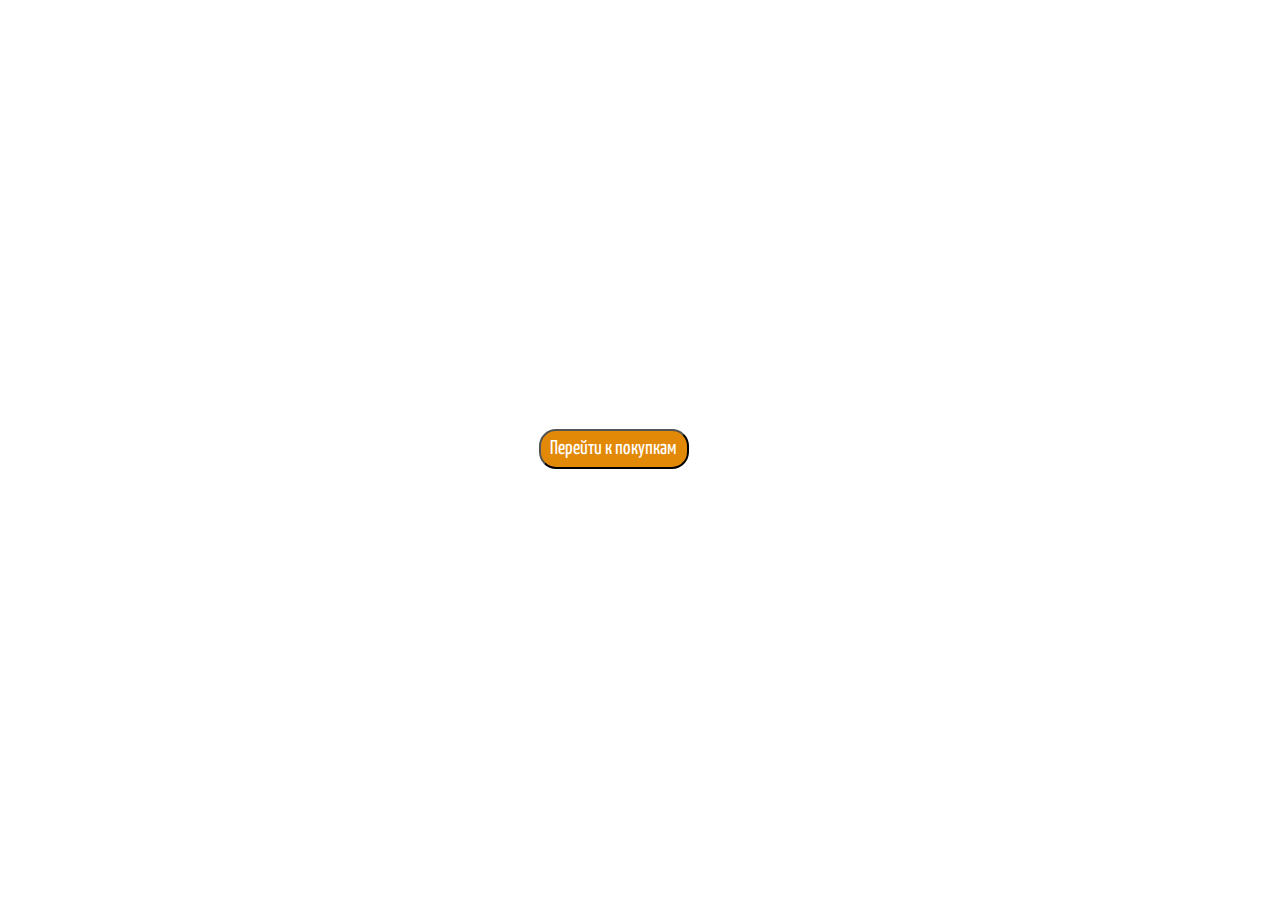
<file: index.html>
<!DOCTYPE html>
<html lang="ru">
<head>
	<meta charset="UTF-8">
	<meta name="viewport" content="width=device-width, initial-scale=1.0">
	<link rel="icon" type="image/png" href="img/favicon.png">
	<link rel="stylesheet"  href="css/CSSMain.css">
	<link href="https://fonts.googleapis.com/css2?family=Poiret+One&display=swap" rel="stylesheet">
	<link href="https://fonts.googleapis.com/css2?family=Sawarabi+Gothic&display=swap" rel="stylesheet">
	<link href="https://fonts.googleapis.com/css2?family=Yanone+Kaffeesatz:wght@392&display=swap" rel="stylesheet">
	<title>Чёткие Носочки</title>
</head>
<body>
	<header>
		<div class="buttons">
			<div class="insta_button">
				<a href="https://www.instagram.com/chotkie_nosochki.kzn/" target="_blank"><img src="img/insta.png"></a>
			</div>
			<div class="vk_button">
				<a href="https://vk.com/niyazz10" target="_blank"><img src="img/vk.png"></a>
			</div>
			<div class="facebook_button">
				<a href="https://www.facebook.com/yazzik10/" target="_blank"><img src="img/facebook.png"></a>
			</div>
		</div>
		<p class="menu"><a href="catalog.html">КАТАЛОГ</a></p>
		<p class="menu"><a href="delivery.html">ДОСТАВКА</a></p>
		<p class="menu"><a href="payment.html">ОПЛАТА</a></p>
	</header>
	<div class="main_item">
		<h1>ЧЁТКИЕ НОСОЧКИ</h1>
		<p>"Картина складывается из мелочей"</p>
		<button class="buy"><a href="catalog.html">Перейти к покупкам</a></button>
	</div>
</body>
</html>
</file>
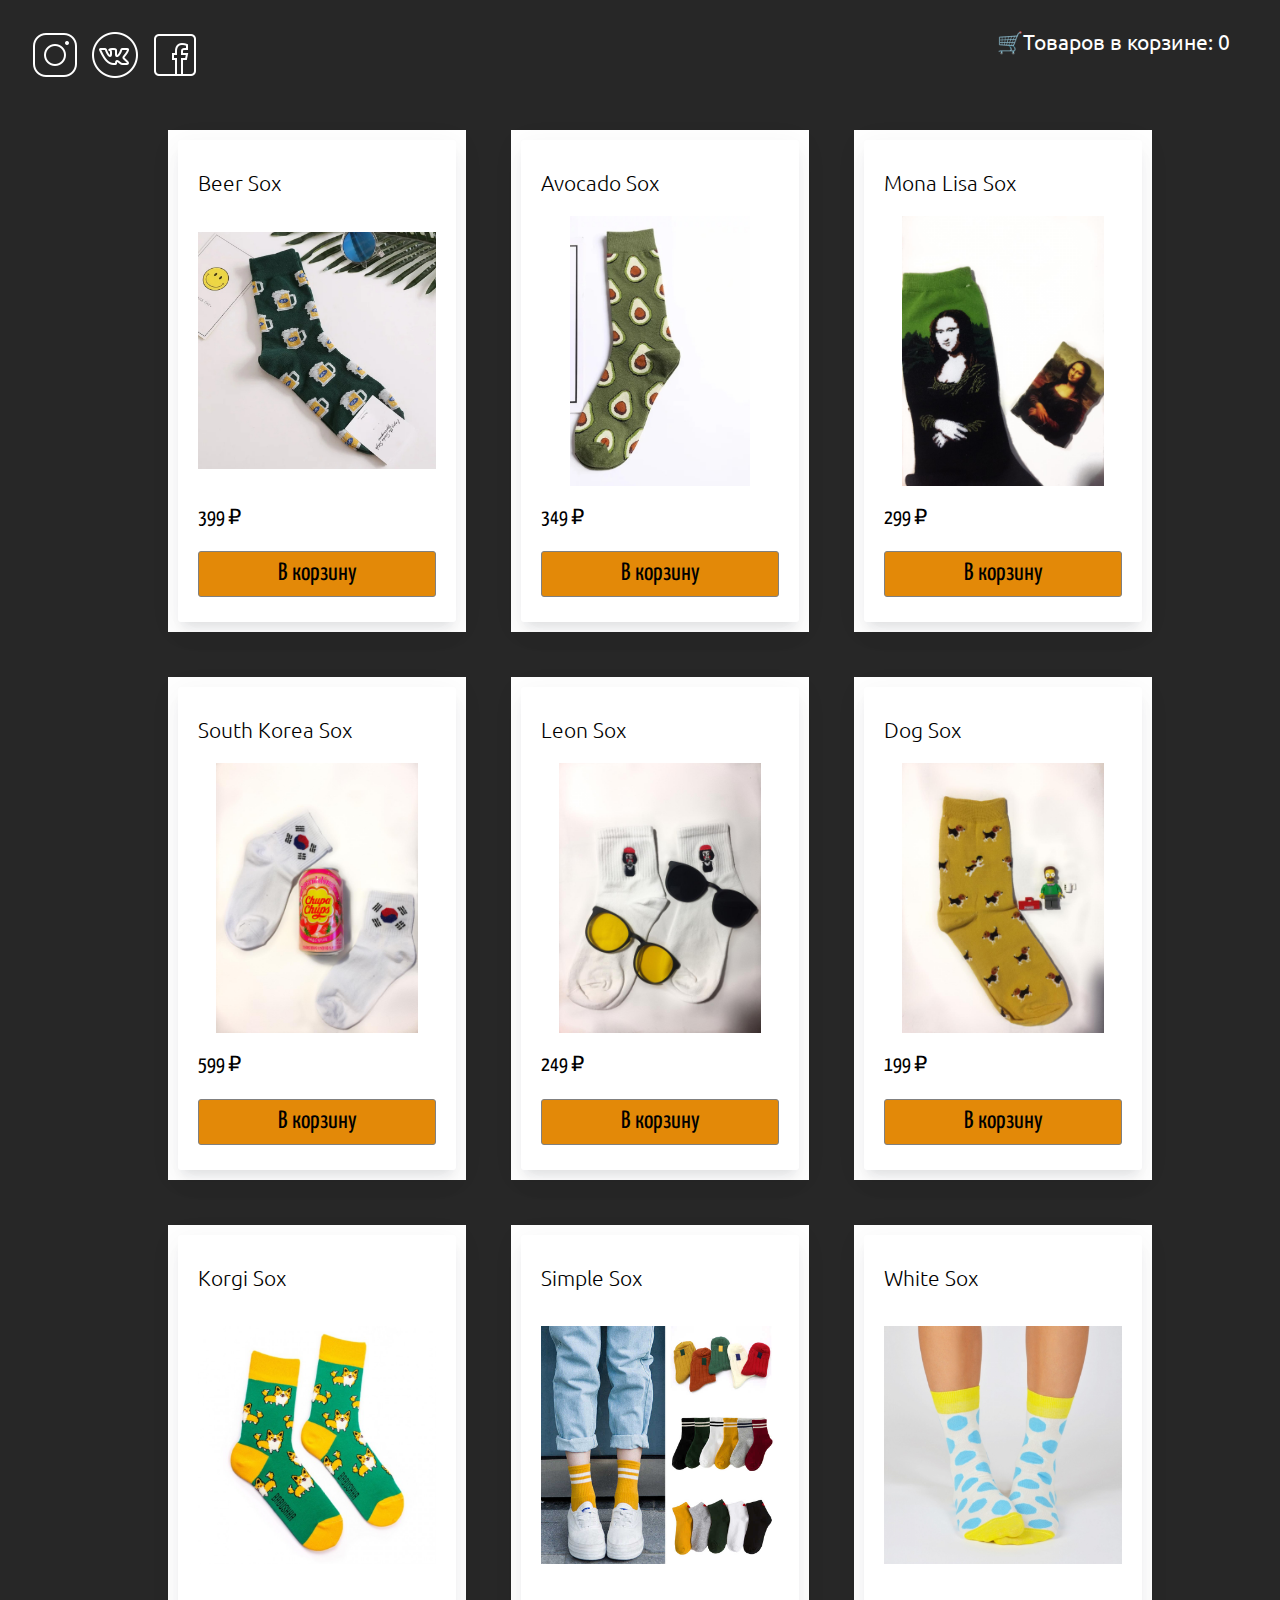
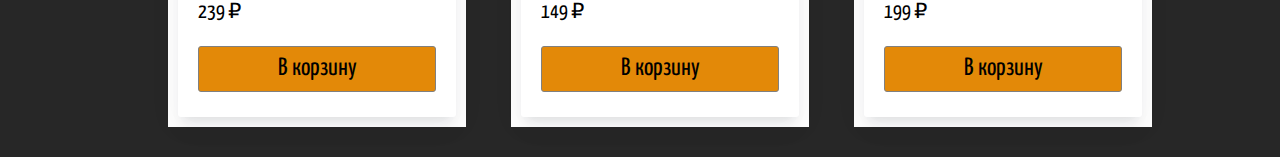
<file: catalog.html>
<!DOCTYPE html>
<html lang="ru">
<head>
    <meta charset="UTF-8">
    <meta name="viewport" content="width=device-width, initial-scale=1.0">
    <title>Четкие носочки: Каталог</title>
    
    <link rel="icon" type="image/png" href="img/favicon.png">
    <link rel="stylesheet"  type="text/css" href="css/index.css">
    <link href="https://fonts.googleapis.com/css2?family=Yanone+Kaffeesatz:wght@392&display=swap" rel="stylesheet">
    <link href="https://fonts.googleapis.com/css2?family=Ubuntu:wght@300;500&display=swap" rel="stylesheet">
    	
</head>
<body>
    
    <div id="header"></div>
    <div id="products"></div>
    <div id="shopping"></div>

    <script src="constants/catalog.js"></script>
    <script src="constants/root.js"></script>
    <script src="utils/localStorageUtil.js"></script>

    <script src="components/Header/Header.js"></script>
    <link rel="stylesheet" href="components/Header/Header.css">
    
    <script src="components/Products/Products.js"></script>
    <link rel="stylesheet" href="components/Products/Products.css">
    
    <script src="components/Shopping/Shopping.js"></script>
    <link rel="stylesheet" href="components/Shopping/Shopping.css">

</body>
</html>
</file>
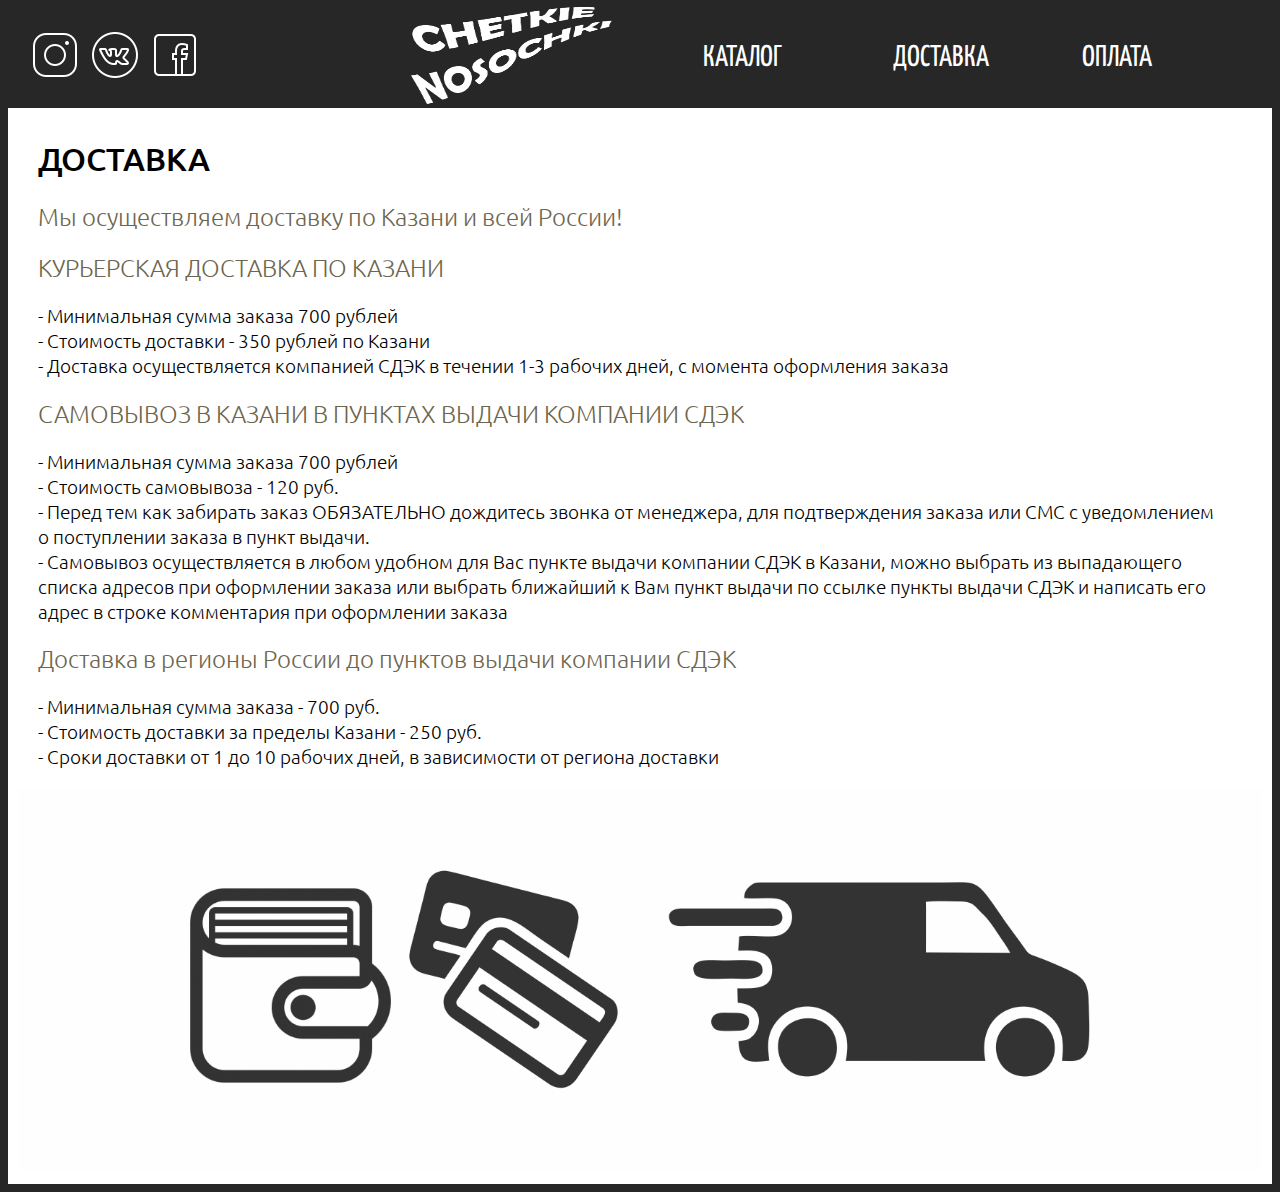
<file: delivery.html>
<!DOCTYPE html>
<html lang="ru">
<head>
	<meta charset="UTF-8">
	<meta name="viewport" content="width=device-width, initial-scale=1.0">
	<title>Чёткие Носочки: Доставка</title>
	<link rel="icon" type="image/png" href="img/favicon.png">
	<link rel="stylesheet" type="text/css" href="css/CSSOther.css">
	<link href="https://fonts.googleapis.com/css2?family=Yanone+Kaffeesatz:wght@392&display=swap" rel="stylesheet">
	<link href="https://fonts.googleapis.com/css2?family=Ubuntu:wght@300;500&display=swap" rel="stylesheet">
</head>
<body>
	<header>
		<div class="buttons">
			<div class="insta_button">
				<a href="https://www.instagram.com/chotkie_nosochki.kzn/" target="_blank"><img src="img/insta.png"></a>
			</div>
			<div class="vk_button">
				<a href="https://vk.com/niyazz10" target="_blank"><img src="img/vk.png"></a>
			</div>
			<div class="facebook_button">
				<a href="https://www.facebook.com/yazzik10/" target="_blank"><img src="img/facebook.png"></a>
			</div>
		</div>
		<a href="index.html"><img src="img/LOGO.png" style="position:absolute;left:30%;top:-13px;width:250px;height:132px;"></a>
		<p class="menu"><a href="catalog.html">КАТАЛОГ</a></p>
		<p class="menu"><a href="delivery.html">ДОСТАВКА</a></p>
		<p class="menu"><a href="payment.html">ОПЛАТА</a></p>
	</header>
	<div class="textblock"><h1>ДОСТАВКА</h1>
		<h2>Мы осуществляем доставку по Казани и всей России!</h2>
		<h2>КУРЬЕРСКАЯ ДОСТАВКА ПО КАЗАНИ</h2>
		<h3>-   Минимальная сумма заказа 700 рублей<br>
		-   Стоимость доставки - 350 рублей по Казани<br>
		-   Доставка осуществляется компанией СДЭК в течении 1-3 рабочих дней, с момента оформления заказа<br></h3>
		<h2>САМОВЫВОЗ В КАЗАНИ В ПУНКТАХ ВЫДАЧИ КОМПАНИИ СДЭК</h2>
		<h3>-   Минимальная сумма заказа 700 рублей<br>
		-   Стоимость самовывоза - 120 руб.<br> 
		-   Перед тем как забирать заказ ОБЯЗАТЕЛЬНО дождитесь звонка от менеджера, для подтверждения заказа или СМС с уведомлением о поступлении заказа в пункт выдачи. <br>
		-   Самовывоз осуществляется в любом удобном для Вас пункте выдачи компании СДЭК в Казани, можно выбрать из выпадающего списка адресов при оформлении заказа или выбрать ближайший к Вам пункт выдачи по ссылке пункты выдачи СДЭК и написать его адрес в строке комментария при оформлении заказа<br> </h3>
		<h2>Доставка в регионы России до пунктов выдачи компании СДЭК</h2>
		<h3>-   Минимальная сумма заказа - 700 руб.<br>
		-   Стоимость доставки за пределы Казани - 250 руб.<br>
		-   Сроки доставки от 1 до 10 рабочих дней, в зависимости от региона доставки<br></h3>
		<img src="img/delivery.png" style="width:100%;">
	</div>
</body>
</html>
</file>
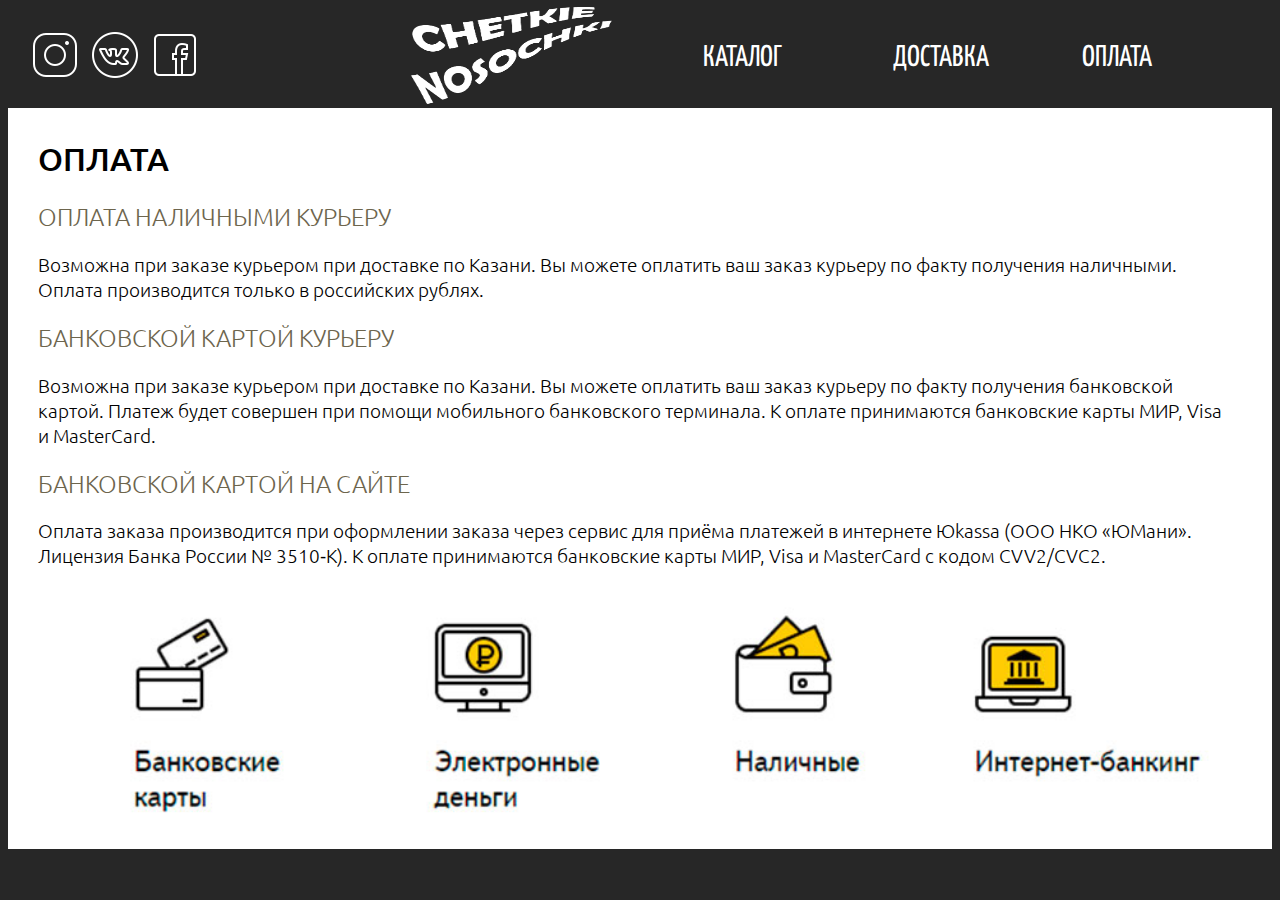
<file: payment.html>
<!DOCTYPE html>
<html lang="ru">
<head>
	<meta charset="UTF-8">
	<meta name="viewport" content="width=device-width, initial-scale=1.0">
	<title>Чёткие Носочки: Оплата</title>
	<link rel="icon" type="image/png" href="img/favicon.png">
	<link rel="stylesheet" type="text/css" href="css/CSSOther.css">
	<link href="https://fonts.googleapis.com/css2?family=Yanone+Kaffeesatz:wght@392&display=swap" rel="stylesheet">
	<link href="https://fonts.googleapis.com/css2?family=Ubuntu:wght@300;500&display=swap" rel="stylesheet">
</head>
<body>
	<header>
		<div class="buttons">
			<div class="insta_button">
				<a href="https://www.instagram.com/chotkie_nosochki.kzn/" target="_blank"><img src="img/insta.png"></a>
			</div>
			<div class="vk_button">
				<a href="https://vk.com/niyazz10" target="_blank"><img src="img/vk.png"></a>
			</div>
			<div class="facebook_button">
				<a href="https://www.facebook.com/yazzik10/" target="_blank"><img src="img/facebook.png"></a>
			</div>
		</div>
		<a href="index.html"><img src="img/LOGO.png" style="position:absolute;left:30%;top:-13px;width:250px;height:132px;"></a>
		<p class="menu"><a href="catalog.html">КАТАЛОГ</a></p>
		<p class="menu"><a href="delivery.html">ДОСТАВКА</a></p>
		<p class="menu"><a href="payment.html">ОПЛАТА</a></p>
	</header>
	<div class="textblock"><h1>ОПЛАТА</h1>
		<h2>ОПЛАТА НАЛИЧНЫМИ КУРЬЕРУ</h2>
		<h3>Возможна при заказе курьером при доставке по Казани.
			Вы можете оплатить ваш заказ курьеру по факту получения наличными. Оплата производится только в российских рублях.</h3>
		<h2>БАНКОВСКОЙ КАРТОЙ КУРЬЕРУ</h2>
		<h3>Возможна при заказе курьером при доставке по Казани.
			Вы можете оплатить ваш заказ курьеру по факту получения банковской картой. Платеж будет совершен при помощи мобильного банковского терминала.
			К оплате принимаются банковские карты МИР, Visa и MasterCard.</h3>
		<h2>БАНКОВСКОЙ КАРТОЙ НА САЙТЕ</h2>
		<h3>Оплата заказа производится при оформлении заказа через сервис для приёма платежей в интернете Юkassa (ООО НКО «ЮМани». Лицензия Банка России № 3510‑К). 
			К оплате принимаются банковские карты МИР, Visa и MasterCard с кодом CVV2/CVC2.</h3>
		<img src="img/payment.png" style="width:100%">
	</div>	
</body>
</html>
</file>
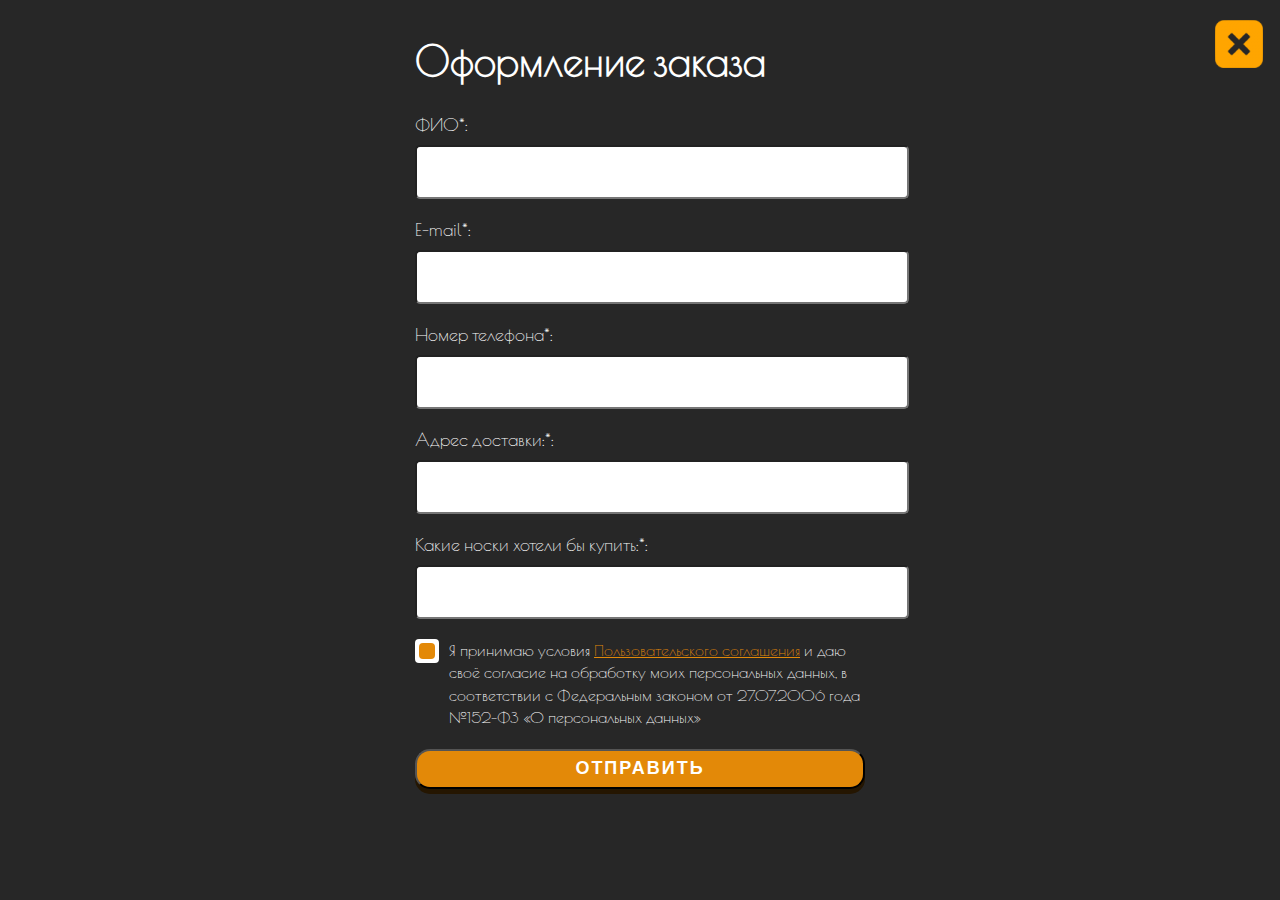
<file: sendform.html>
<!DOCTYPE html>
<html lang="ru">
<head>
    <meta charset="UTF-8">
    <meta name="viewport" content="width=device-width, initial-scale=1.0">
    <title>Оформление заказа</title>
    <link rel="icon" type="image/png" href="img/favicon.png">
    <link rel="stylesheet"  type="text/css" href="css/sendform.css">
    <link href="https://fonts.googleapis.com/css2?family=Poiret+One&display=swap" rel="stylesheet">
</head>
<body>
    <div class="wrapper">
        <div class="form">
            <form action="#" id="form" class="form__body" >
                <h1 class="form__title">Оформление заказа</h1>
                <div class="form__item">
                    <label for="formName" class="form__label">ФИО*:</label>
                    <input id="formName" type="text" name="name" class="form__input _req">
                </div>
                <div class="form__item">
                    <label for="formEmail" class="form__label">E-mail*:</label>
                    <input id="formEmail" type="text" name="email" class="form__input _req _email">
                </div>
                <div class="form__item">
                    <label for="formNumber" class="form__label">Номер телефона*:</label>
                    <input id="formNumber" type="text" name="number" class="form__input _req">
                </div>
                <div class="form__item">
                    <label for="formAddress" class="form__label">Адрес доставки:*:</label>
                    <input id="formAddress" type="text" name="address" class="form__input _req">
                </div>
                <div class="form__item">
                    <label for="formSox" class="form__label">Какие носки хотели бы купить:*:</label>
                    <input id="formSox" type="text" name="sox" class="form__input _req">
                </div>
                <div class="form__item">
                    <div class="checkbox">
                        <input id="formAgreement" checked type="checkbox" name="agreement" class="checkbox__input _req">
                        <label for="formAgreement" class="checkbox__label"><span>Я принимаю условия <a href="#">Пользовательского соглашения</a> и даю своё согласие на обработку моих персональных данных, в соответствии с Федеральным законом от 27.07.2006 года №152-ФЗ «О персональных данных»</span></label>
                    </div>
                </div>
                <button type="submit" class="form__button">Отправить</button>
            </form>
        </div>
    </div>
    <div class="exit_button">
        <a href="catalog.html"><img src="img/close.png"></a>
    </div>
    <script src="SendForm.js"></script>
</body>
</html>
</file>
<file: css/CSSMain.css>
::-webkit-scrollbar{
    width: 8px;
}
::-webkit-scrollbar-thumb{
    background-color:  #67645F;
    border-radius: 1px;
}
::-webkit-scrollbar-track{
    background-color: white;
}
/* ------------------------------------------------------- */
html body{
	background-image: url(https://i.ibb.co/Fhcy8Jx/1.jpg);
	background-size:cover;
    background-repeat: no-repeat;
}
header{
	display:flex;
    height: 100px;
	width: 100%;
	overflow: auto;
    justify-content: flex-end;
    align-items: center;
}
.insta_button{
	position: absolute;
    width: 40px;
    height: 40px;
    top: 30px;
    left: 30px;
}
.vk_button{
	position: absolute;
    width: 40px;
    height: 40px;
    top: 30px;
    left: 90px;
}
.facebook_button{
	position: absolute;
    width: 40px;
    height: 40px;
    top: 30px;
    left: 150px;
}
.menu{
	font-family: 'Yanone Kaffeesatz', sans-serif;
	font-size: 30px;
	top: 40px;
	color:#FFFFFF;
	display:inline-block;
	width: 15%;
}
.main_item{
	position: absolute;
	display: flex;
	flex-direction: column;
	justify-content: center;
	align-items: center;
	padding-top: 100px;
	margin: 0 auto;
	left:30%;
}
.main_item h1{
	font-family: 'Sawarabi Gothic', sans-serif;
	font-size: 50px;
	text-align:center;
	color: white;
	position:relative;
	padding: 0px;
	
}
.main_item p{
	font-family: 'Poiret One', cursive;
	font-size:25px;
	text-align:center;
	color: white;
	position:relative;
}
.buy{
	position:relative;
	font-family: 'Yanone Kaffeesatz', sans-serif;
	font-size:20px;
	padding:8px;
	border-radius:17px;
	background-color:#E38908;
	color:#FFFFFF;
	width: 150px;
}
.buy:hover{
	background-color:#bb7109e1 ;
}
.buy a{
	color: #FFFFFF;
    text-decoration: none;
}
.menu a{
	color: #FFFFFF;
    text-decoration: none;
}
.menu a:hover{
	color: #A4A0A0;
}
</file>
<file: css/index.css>
:root{
    --color-light: #272727;
    --color-white: #fff;

    --spacing-small: 10px;
    --spacing-medium: 15px;
    --spacing-large: 30px;

    --border-radius: 3px;
    --box-shadow:
        0 16px 24px 2px rgba(33,37,41,.02),
        0 6px 30px 5px rgba(33,37,41,.04),
        0 8px 10px -5px rgba(33,37,41,.1);
}

::-webkit-scrollbar{
    width: 8px;
}
::-webkit-scrollbar-thumb{
    background-color:  #67645F;
    border-radius: 1px;
}
::-webkit-scrollbar-track{
    background-color: var(--color-white);
}

*{
    box-sizing :border-box;
}
body{
    margin: 0;
    padding: 0;
    font-family: sans-serif;
    line-height: 1.7;
    background-color: var(--color-light);
}
</file>
<file: components/Header/Header.css>
.header-container{
    display:flex;
    height: 100px;
    padding: 10px;
    background-color: var(--color-light);
}
.header-counter{
    margin-left: auto;
    font-size: 30px;
    color:white;
    font-weight: bold;
    cursor: pointer;
}
h1{
    font-family: 'Ubuntu', sans-serif;
    font-size: 21px;
    font-weight:normal;
    padding-right: 40px;
}
.insta_button{
	position: absolute;
    width: 40px;
    height: 40px;
    top: 30px;
    left: 30px;
}
.vk_button{
	position: absolute;
    width: 40px;
    height: 40px;
    top: 30px;
    left: 90px;
}
.facebook_button{
	position: absolute;
    width: 40px;
    height: 40px;
    top: 30px;
    left: 150px;
}
</file>
<file: components/Products/Products.css>
.block{
	padding:10px;
	background-color:#ffffff;
}
.products-container{
    display: grid;
    grid-template-columns: repeat(auto-fit, minmax(250px, 1fr));
    grid-gap: 45px;
    width: 80%;
    max-width: 1200px;
    margin: var(--spacing-large)auto;
}
.products-element{
    display: flex;
    flex-direction: column;
    justify-content: flex-end;
    padding: 25px 20px;
    background-color:var(--color-white) ;
    box-shadow: var(--box-shadow);
    border-radius: var(--border-radius);
}
.products-element__name{
    margin-bottom: auto;
    font-family: 'Ubuntu', sans-serif;
	color:#000000;
	font-size:21px;
	font-weight:300;
}
.products-element__img{
    width: 100%;
    height: 270px;
    object-fit: contain;
    margin-top: var(--spacing-medium);
}
.products-element__price{
    margin-top: var(--spacing-medium);
	font-family: 'Yanone Kaffeesatz', sans-serif;
    font-size: 21px;
}
.products-element__btn{
    margin-top: var(--spacing-medium);
    padding: 10px 15px;
    border: 1px solid gray;
    border-radius: var(--border-radius);
    cursor: pointer;
    outline: none;
    background-color: #E38908;
    font-family: 'Yanone Kaffeesatz', sans-serif;
    font-size: 25px;
}
.products-element__btn_active{
    border: 1px solid transparent;
    background-color: #B5B5B5;
}
</file>
<file: components/Shopping/Shopping.css>
::-webkit-scrollbar{
    width: 8px;
}
::-webkit-scrollbar-thumb{
    background-color:  #67645F;
    border-radius: 1px;
}
::-webkit-scrollbar-track{
    background-color: white;
}
.shopping-container{
    width: 90%;
    height: 90vh;
    position: fixed;
    top: 50%;
    left: 50%;
    transform: translate(-50%,-50%);
    margin: auto;
    padding: 30px;
    background-color: white;
    box-shadow: var(--box-shadow);
}
.shopping-element__name{
    padding: 15px;
    font-weight: bold;
}
.shopping-element__price{
    padding: 15px;
    color:darkgrey;
}
.shopping_close{
    position: absolute;
    width: 35px;
    height: 35px;
    top: 20px;
    right: 20px;
    background-image: url(img/cancel.svg);
    background-repeat: no-repeat;
    background-position: center center;
    background-size: contain;
    cursor: pointer;
}
.pay_button{
    margin-top: var(--spacing-medium);
    padding: 10px 15px;
    border: 1px solid gray;
    border-radius: var(--border-radius);
    cursor: pointer;
    outline: none;
    background-color: #E38908;
    font-family: 'Yanone Kaffeesatz', sans-serif;
    font-size: 25px;
    color: #000;
}
a{
    color: #FFFFFF;
    text-decoration: none;
}
</file>
<file: css/CSSOther.css>
::-webkit-scrollbar{
    width: 8px;
}
::-webkit-scrollbar-thumb{
    background-color:  #67645F;
    border-radius: 1px;
}
::-webkit-scrollbar-track{
    background-color: white;
}
/* ------------------------------------------------------- */
body{
	background-color:#272727;
}
header{
	display:flex;
    height: 100px;
	width: 100%;
	overflow: auto;
	color: #272727;
	justify-content: flex-end;
    align-items: center;
}
.menu{
	font-family: 'Yanone Kaffeesatz', sans-serif;
	font-size: 30px;
	top: 40px;
	color:#FFFFFF;
	display:inline-block;
	width: 15%;
}
.menu a{
	font-family: 'Yanone Kaffeesatz', sans-serif;
	font-size: 30px;
	color:#FFFFFF;
	text-decoration: none;
}
.menu a:hover{
	color: #A4A0A0;
}
.textblock{
	padding:10px;
	background-color:#FFFFFF;
}
.textblock h1{
	font-family: 'Ubuntu', sans-serif;
	font-weight:500;
	font-size:30;
	left:20px;
	margin-left:20px;
}
.textblock h2{
	font-family: 'Ubuntu', sans-serif;
	font-weight:300;
	color:#6D654D;
	font-size:22;
	margin-left:20px;
}
.textblock h3{
	font-family: 'Ubuntu', sans-serif;
	color:#000000;
	font-size:18;
	font-weight:300;
	margin-left:20px;
	margin-right:40px;
}
.insta_button{
	position: absolute;
    width: 40px;
    height: 40px;
    top: 30px;
    left: 30px;
}
.vk_button{
	position: absolute;
    width: 40px;
    height: 40px;
    top: 30px;
    left: 90px;
}
.facebook_button{
	position: absolute;
    width: 40px;
    height: 40px;
    top: 30px;
    left: 150px;
}
</file>
<file: css/sendform.css>
::-webkit-scrollbar{
    width: 8px;
}
::-webkit-scrollbar-thumb{
    background-color:  #67645F;
    border-radius: 1px;
}
::-webkit-scrollbar-track{
    background-color: white;
}
body{
    background-color: #272727;
}
.form{
    max-width: 450px;
    margin: 0px auto;
    color: white;
    padding: 30px;
}
.form__body{
    position: relative;
}
.form__body::after{
    content: "";
    position: absolute;
    top: 0;
    left: 0;
    width: 130%;
    height: 100%;
    background: rgba(39,39,39,0.9) url("loading.gif") center / 50px no-repeat;
    opacity: 0;
    visibility: hidden;
    transition: all 0.5s ease 0s;
}
.form__body._sending::after{
    opacity: 1;
    visibility: visible;
} 
.form__title{
    font-size: 40px;
    font-weight: 700;
    font-family: 'Poiret One', cursive;
    margin: 0px 0px 30px auto;
    
}
.form__item{
    margin: 0px 0px 20px 0px;
}
.form__label{
    font-size: 18px;
    font-family: 'Poiret One', cursive;
    display: block;
    margin: 0px 0px 10px 0px;
}
.form__input{
    height: 50px;
    padding: 0px 20px;
    border-radius: 5px;
    width: 100%;
    font-size: 18px;
}
.form__input._error{
    box-shadow: 0 0 15px red;
}
.checkbox._error .checkbox__label::before{
    box-shadow: 0 0 15px red;
}
.checkbox__input{
    display: none;
}
.checkbox__input:checked + .checkbox__label::after{
    transform: scale(1);
}
.checkbox__label{
    font-size: 16px;
    font-family: 'Poiret One', cursive;
    line-height: 140%;
    display: inline-flex;
    align-items: center;
    position: relative;
    cursor: pointer;
}
.checkbox__label::before{
    content: "";
    align-self: flex-start;
    flex: 0 0 24px;
    height: 24px;
    background-color: white;
    border-radius: 4px;
    margin: 0px 10px 0px 0px;
}
.checkbox__label::after{
    transition: transform 0.5s ease 0s;
    content: "";
    width: 16px;
    height: 16px;
    position: absolute;
    top: 4px;
    left: 4px;
    background-color:#E38908;
    border-radius: 4px;
    transform: scale(0);
}
.checkbox__label a {
    color: #E38908;
}
.form__button{
    width: 100%;
    display: flex;
    justify-content: center;
    align-items: center;
    min-height: 40px;
    background-color:#E38908;
    color:white;
    font-size: 18px;
    text-transform: uppercase;
    letter-spacing: 2px;
    font-weight: 700;
    cursor: pointer;
    border-radius: 15px;
    box-shadow: 0 5px 0 #251601;
    transition: background-color 0.5s ease 0s;
    position:relative; 
    top: 0;
}
.form__button:hover{
    background-color: #d4a15a;
}
.exit_button{
    position: absolute;
    width: 35px;
    height: 35px;
    top: 20px;
    right: 30px;
}
</file>
